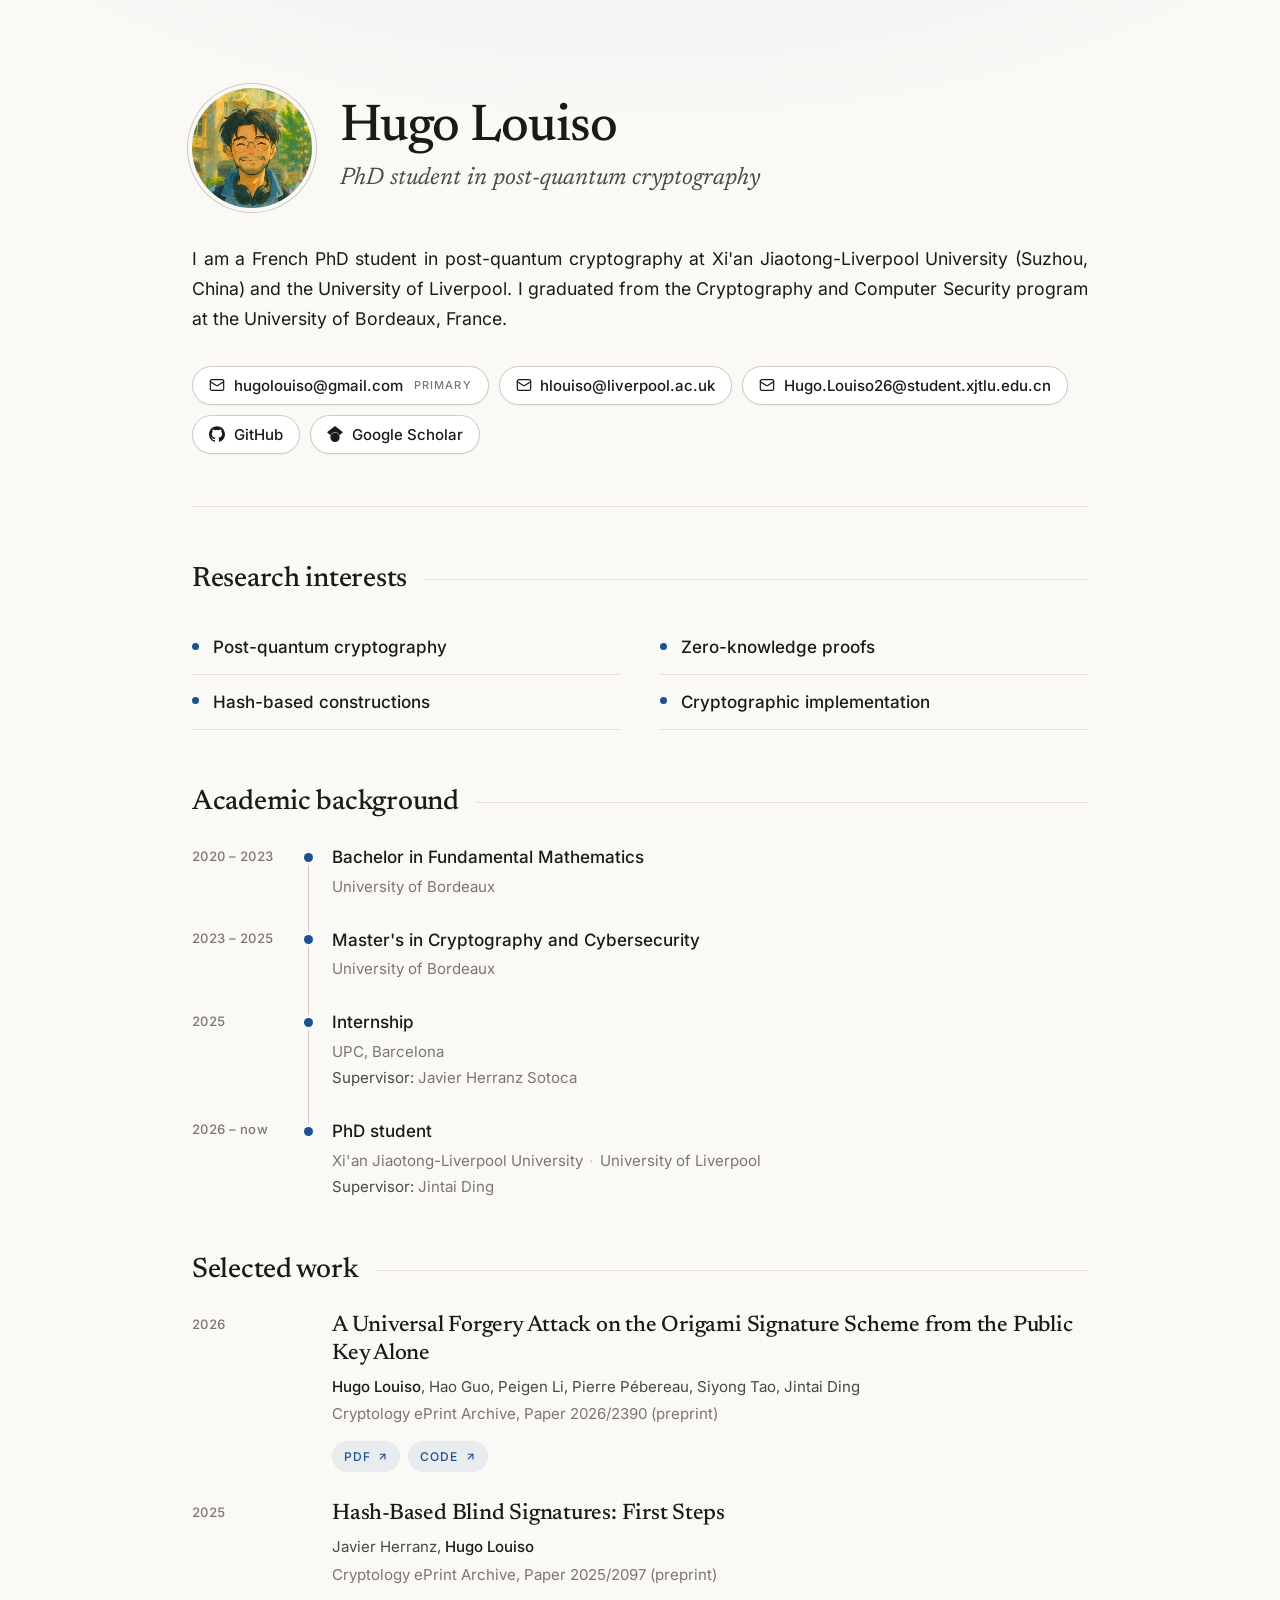
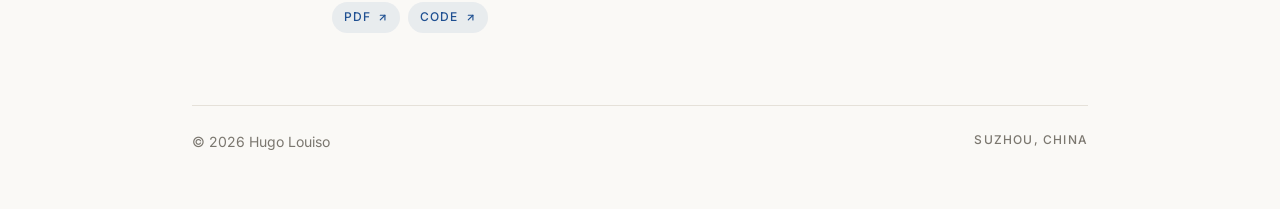
<file: index.html>
<!DOCTYPE html>
<html lang="en">
<head>
  <meta charset="utf-8">
  <meta name="viewport" content="width=device-width, initial-scale=1">
  <meta name="color-scheme" content="light">
  <meta name="theme-color" content="#faf9f6">

  <title>Hugo Louiso</title>
  <meta name="description" content="Hugo Louiso is a French PhD student in post-quantum cryptography at Xi'an Jiaotong-Liverpool University (Suzhou, China) and the University of Liverpool. Zero-knowledge proofs, hash-based constructions and cryptographic implementation.">
  <meta name="author" content="Hugo Louiso">
  <link rel="canonical" href="https://hugolouiso.com/">

  <meta property="og:type" content="profile">
  <meta property="og:title" content="Hugo Louiso">
  <meta property="og:description" content="PhD student in post-quantum cryptography at Xi'an Jiaotong-Liverpool University (Suzhou, China) and the University of Liverpool.">
  <meta property="og:url" content="https://hugolouiso.com/">
  <meta property="og:image" content="https://hugolouiso.com/assets/hugo-louiso.jpg">
  <meta name="twitter:card" content="summary">

  <link rel="icon" href="data:image/svg+xml,%3Csvg xmlns='http://www.w3.org/2000/svg' viewBox='0 0 64 64'%3E%3Crect width='64' height='64' rx='14' fill='%231e4f91'/%3E%3Ctext x='32' y='34' dominant-baseline='central' text-anchor='middle' font-family='Georgia, serif' font-size='30' fill='%23fff'%3EHL%3C/text%3E%3C/svg%3E">

  <link rel="preload" href="fonts/newsreader-latin-500-normal.woff2" as="font" type="font/woff2" crossorigin>
  <link rel="preload" href="fonts/newsreader-latin-400-italic.woff2" as="font" type="font/woff2" crossorigin>
  <link rel="preload" href="fonts/inter-latin-400-normal.woff2" as="font" type="font/woff2" crossorigin>
  <link rel="preload" href="fonts/inter-latin-500-normal.woff2" as="font" type="font/woff2" crossorigin>
  <link rel="stylesheet" href="style.css?v=11">

  <script type="application/ld+json">
  {
    "@context": "https://schema.org",
    "@type": "Person",
    "name": "Hugo Louiso",
    "url": "https://hugolouiso.com/",
    "image": "https://hugolouiso.com/assets/hugo-louiso.jpg",
    "email": "mailto:hugolouiso@gmail.com",
    "jobTitle": "PhD student in post-quantum cryptography",
    "affiliation": [
      { "@type": "CollegeOrUniversity", "name": "Xi'an Jiaotong-Liverpool University" },
      { "@type": "CollegeOrUniversity", "name": "University of Liverpool" }
    ],
    "alumniOf": { "@type": "CollegeOrUniversity", "name": "University of Bordeaux" },
    "sameAs": [
      "https://github.com/hlouiso",
      "https://scholar.google.com/citations?user=svL3ezcAAAAJ"
    ]
  }
  </script>
</head>
<body>
  <div class="page">
    <header class="hero">
      <div class="identity">
        <img
          class="portrait"
          src="assets/hugo-louiso.jpg"
          width="120"
          height="120"
          alt="Portrait of Hugo Louiso"
          fetchpriority="high"
        >
        <div>
          <h1>Hugo Louiso</h1>
          <p class="role">PhD student in post-quantum cryptography</p>
        </div>
      </div>

      <div class="intro">
        <p>
          I am a French PhD student in post-quantum cryptography at Xi'an
          <span class="nowrap">Jiaotong-Liverpool</span> University (Suzhou, China)
          and the University of Liverpool. I graduated from the Cryptography
          and Computer Security program at the University of Bordeaux, France.
        </p>
      </div>

      <nav class="contact" aria-label="Contact and profiles">
        <a class="pill" href="mailto:hugolouiso@gmail.com">
          <svg viewBox="0 0 24 24" fill="none" stroke="currentColor" stroke-width="1.8" stroke-linecap="round" stroke-linejoin="round" aria-hidden="true">
            <rect width="20" height="16" x="2" y="4" rx="2"/>
            <path d="m22 7-8.97 5.7a1.94 1.94 0 0 1-2.06 0L2 7"/>
          </svg>
          <span class="pill-email">hugolouiso@gmail.com</span>
          <span class="pill-hint">Primary</span>
        </a>
        <a class="pill" href="mailto:hlouiso@liverpool.ac.uk">
          <svg viewBox="0 0 24 24" fill="none" stroke="currentColor" stroke-width="1.8" stroke-linecap="round" stroke-linejoin="round" aria-hidden="true">
            <rect width="20" height="16" x="2" y="4" rx="2"/>
            <path d="m22 7-8.97 5.7a1.94 1.94 0 0 1-2.06 0L2 7"/>
          </svg>
          <span class="pill-email">hlouiso@liverpool.ac.uk</span>
        </a>
        <a class="pill" href="mailto:Hugo.Louiso26@student.xjtlu.edu.cn">
          <svg viewBox="0 0 24 24" fill="none" stroke="currentColor" stroke-width="1.8" stroke-linecap="round" stroke-linejoin="round" aria-hidden="true">
            <rect width="20" height="16" x="2" y="4" rx="2"/>
            <path d="m22 7-8.97 5.7a1.94 1.94 0 0 1-2.06 0L2 7"/>
          </svg>
          <span class="pill-email">Hugo.Louiso26@student.xjtlu.edu.cn</span>
        </a>
        <a class="pill" href="https://github.com/hlouiso" target="_blank" rel="noopener">
          <svg viewBox="0 0 24 24" fill="currentColor" aria-hidden="true">
            <path d="M12 .297c-6.63 0-12 5.373-12 12 0 5.303 3.438 9.8 8.205 11.385.6.113.82-.258.82-.577 0-.285-.01-1.04-.015-2.04-3.338.724-4.042-1.61-4.042-1.61C4.422 18.07 3.633 17.7 3.633 17.7c-1.087-.744.084-.729.084-.729 1.205.084 1.838 1.236 1.838 1.236 1.07 1.835 2.809 1.305 3.495.998.108-.776.417-1.305.76-1.605-2.665-.3-5.466-1.332-5.466-5.93 0-1.31.465-2.38 1.235-3.22-.135-.303-.54-1.523.105-3.176 0 0 1.005-.322 3.3 1.23.96-.267 1.98-.399 3-.405 1.02.006 2.04.138 3 .405 2.28-1.552 3.285-1.23 3.285-1.23.645 1.653.24 2.873.12 3.176.765.84 1.23 1.91 1.23 3.22 0 4.61-2.805 5.625-5.475 5.92.42.36.81 1.096.81 2.22 0 1.606-.015 2.896-.015 3.286 0 .315.21.69.825.57C20.565 22.092 24 17.592 24 12.297c0-6.627-5.373-12-12-12"/>
          </svg>
          GitHub
        </a>
        <a class="pill" href="https://scholar.google.com/citations?user=svL3ezcAAAAJ" target="_blank" rel="noopener">
          <svg viewBox="0 0 24 24" fill="currentColor" aria-hidden="true">
            <path d="M5.242 13.769 0 9.5 12 0l12 9.5-5.242 4.269C17.548 11.249 14.978 9.5 12 9.5c-2.977 0-5.548 1.748-6.758 4.269zM12 10a7 7 0 1 0 0 14 7 7 0 0 0 0-14z"/>
          </svg>
          Google Scholar
        </a>
      </nav>
    </header>

    <main>
      <section class="section" aria-labelledby="interests-title">
        <h2 id="interests-title">Research interests</h2>
        <ul class="interests" role="list">
          <li>Post-quantum cryptography</li>
          <li>Zero-knowledge proofs</li>
          <li>Hash-based constructions</li>
          <li>Cryptographic implementation</li>
        </ul>
      </section>

      <section class="section" aria-labelledby="background-title">
        <h2 id="background-title">Academic background</h2>
        <ol class="timeline">
          <li class="entry">
            <span class="entry-date">2020 – 2023</span>
            <div class="entry-body">
              <p class="entry-title">Bachelor in Fundamental Mathematics</p>
              <p class="entry-place">University of Bordeaux</p>
            </div>
          </li>
          <li class="entry">
            <span class="entry-date">2023 – 2025</span>
            <div class="entry-body">
              <p class="entry-title">Master's in Cryptography and Cybersecurity</p>
              <p class="entry-place">University of Bordeaux</p>
            </div>
          </li>
          <li class="entry">
            <span class="entry-date">2025</span>
            <div class="entry-body">
              <p class="entry-title">Internship</p>
              <p class="entry-place">UPC, Barcelona</p>
              <p class="entry-note"><span class="label">Supervisor:</span> Javier Herranz Sotoca</p>
            </div>
          </li>
          <li class="entry">
            <span class="entry-date">2026 – now</span>
            <div class="entry-body">
              <p class="entry-title">PhD student</p>
              <p class="entry-place"><span>Xi'an Jiaotong-Liverpool University</span><span class="sep" aria-hidden="true">·</span><span>University of Liverpool</span></p>
              <p class="entry-note"><span class="label">Supervisor:</span> Jintai Ding</p>
            </div>
          </li>
        </ol>
      </section>

      <section class="section" aria-labelledby="work-title">
        <h2 id="work-title">Selected work</h2>
        <ol class="papers">
          <li class="entry">
            <span class="entry-date">2026</span>
            <div class="entry-body">
              <h3 class="paper-title">
                <a href="https://eprint.iacr.org/2026/2390" target="_blank" rel="noopener">A Universal Forgery Attack on the Origami Signature Scheme from the Public Key Alone</a>
              </h3>
              <p class="paper-authors"><span class="me">Hugo Louiso</span>, Hao Guo, Peigen Li, Pierre Pébereau, Siyong Tao, Jintai Ding</p>
              <p class="paper-venue">Cryptology ePrint Archive, Paper 2026/2390 (preprint)</p>
              <div class="paper-links">
                <a class="chip" href="https://eprint.iacr.org/2026/2390.pdf" target="_blank" rel="noopener">
                  PDF
                  <svg viewBox="0 0 24 24" fill="none" stroke="currentColor" stroke-width="2.4" stroke-linecap="round" stroke-linejoin="round" aria-hidden="true"><path d="M7 7h10v10"/><path d="M7 17 17 7"/></svg>
                </a>
                <a class="chip" href="https://github.com/hlouiso/origami-forgery" target="_blank" rel="noopener">
                  Code
                  <svg viewBox="0 0 24 24" fill="none" stroke="currentColor" stroke-width="2.4" stroke-linecap="round" stroke-linejoin="round" aria-hidden="true"><path d="M7 7h10v10"/><path d="M7 17 17 7"/></svg>
                </a>
              </div>
            </div>
          </li>
          <li class="entry">
            <span class="entry-date">2025</span>
            <div class="entry-body">
              <h3 class="paper-title">
                <a href="https://eprint.iacr.org/2025/2097" target="_blank" rel="noopener">Hash-Based Blind Signatures: First Steps</a>
              </h3>
              <p class="paper-authors">Javier Herranz, <span class="me">Hugo Louiso</span></p>
              <p class="paper-venue">Cryptology ePrint Archive, Paper 2025/2097 (preprint)</p>
              <div class="paper-links">
                <a class="chip" href="https://eprint.iacr.org/2025/2097.pdf" target="_blank" rel="noopener">
                  PDF
                  <svg viewBox="0 0 24 24" fill="none" stroke="currentColor" stroke-width="2.4" stroke-linecap="round" stroke-linejoin="round" aria-hidden="true"><path d="M7 7h10v10"/><path d="M7 17 17 7"/></svg>
                </a>
                <a class="chip" href="https://github.com/hlouiso/blind_MSS" target="_blank" rel="noopener">
                  Code
                  <svg viewBox="0 0 24 24" fill="none" stroke="currentColor" stroke-width="2.4" stroke-linecap="round" stroke-linejoin="round" aria-hidden="true"><path d="M7 7h10v10"/><path d="M7 17 17 7"/></svg>
                </a>
              </div>
            </div>
          </li>
        </ol>
      </section>
    </main>

    <footer class="footer">
      <p>© 2026 Hugo Louiso</p>
      <p class="place">Suzhou, China</p>
    </footer>
  </div>
</body>
</html>
</file>
<file: style.css>
/* ==========================================================================
   Hugo Louiso — personal website
   Self-hosted fonts (SIL Open Font License, see fonts/LICENSE-*.txt)
   ========================================================================== */

@font-face {
  font-family: "Newsreader";
  font-style: normal;
  font-weight: 500;
  font-display: swap;
  src: url("fonts/newsreader-latin-500-normal.woff2") format("woff2");
}

@font-face {
  font-family: "Newsreader";
  font-style: italic;
  font-weight: 400;
  font-display: swap;
  src: url("fonts/newsreader-latin-400-italic.woff2") format("woff2");
}

@font-face {
  font-family: "Inter";
  font-style: normal;
  font-weight: 400;
  font-display: swap;
  src: url("fonts/inter-latin-400-normal.woff2") format("woff2");
}

@font-face {
  font-family: "Inter";
  font-style: normal;
  font-weight: 500;
  font-display: swap;
  src: url("fonts/inter-latin-500-normal.woff2") format("woff2");
}

/* --------------------------------------------------------------------------
   Design tokens
   -------------------------------------------------------------------------- */

:root {
  color-scheme: light;

  --bg: #faf9f6;
  --glow: rgba(30, 79, 145, 0.085);
  --surface: #ffffff;
  --text: #1b1a18;
  --text-2: #4a4843;
  --muted: #7b776f;
  --line: #e5e1d9;
  --line-strong: #cfc9be;
  --accent: #1e4f91;
  --accent-hover: #16407a;
  --accent-soft: rgba(30, 79, 145, 0.08);
  --on-accent: #ffffff;
  --selection-bg: #1e4f91;
  --selection-fg: #ffffff;
  --shadow: 0 1px 2px rgba(20, 18, 14, 0.05);

  --font-serif: "Newsreader", "Iowan Old Style", "Palatino Linotype", Palatino, Georgia, serif;
  --font-sans: "Inter", system-ui, -apple-system, "Segoe UI", Roboto, Helvetica, Arial, sans-serif;

  --date-w: 7rem;
  --rail-w: 1.75rem;
}

/* --------------------------------------------------------------------------
   Base
   -------------------------------------------------------------------------- */

*,
*::before,
*::after {
  box-sizing: border-box;
}

html {
  -webkit-text-size-adjust: 100%;
}

body {
  margin: 0;
  font-family: var(--font-sans);
  font-size: 1.0625rem;
  line-height: 1.65;
  color: var(--text);
  background-color: var(--bg);
  background-image: radial-gradient(70rem 32rem at 50% -14rem, var(--glow), transparent 70%);
  background-repeat: no-repeat;
  -webkit-font-smoothing: antialiased;
  -moz-osx-font-smoothing: grayscale;
  text-rendering: optimizeLegibility;
}

::selection {
  background: var(--selection-bg);
  color: var(--selection-fg);
}

a {
  color: var(--accent);
  text-decoration-thickness: 1px;
  text-underline-offset: 0.18em;
}

a:hover {
  color: var(--accent-hover);
}

:focus-visible {
  outline: 2px solid var(--accent);
  outline-offset: 3px;
  border-radius: 4px;
}

img {
  display: block;
  max-width: 100%;
}

svg {
  display: block;
}

.page {
  width: min(56rem, 100% - 3rem);
  margin: 0 auto;
  padding: 5.5rem 0 3.5rem;
}

/* --------------------------------------------------------------------------
   Hero
   -------------------------------------------------------------------------- */

.hero {
  padding-bottom: 3.25rem;
  border-bottom: 1px solid var(--line);
  margin-bottom: 3.5rem;
}

.identity {
  display: flex;
  align-items: center;
  gap: 1.75rem;
  margin-bottom: 2.25rem;
}

.portrait {
  width: 120px;
  height: 120px;
  flex-shrink: 0;
  border-radius: 50%;
  object-fit: cover;
  background: var(--accent-soft);
  box-shadow: 0 0 0 4px var(--bg), 0 0 0 5px var(--line-strong);
}

h1 {
  margin: 0 0 0.5rem;
  font-family: var(--font-serif);
  font-weight: 500;
  font-size: clamp(2.5rem, 6vw, 3.25rem);
  line-height: 1.02;
  letter-spacing: -0.02em;
  color: var(--text);
}

.role {
  margin: 0;
  font-family: var(--font-serif);
  font-style: italic;
  font-weight: 400;
  font-size: 1.5rem;
  line-height: 1.3;
  color: var(--text-2);
}

.intro p {
  margin: 0 0 1rem;
  /* Tuned so the justified intro breaks without stretched word gaps at the
     full 56rem column. Re-check the line breaks if the text changes. */
  font-size: 1.1rem;
  line-height: 1.7;
  text-align: justify;
  hyphens: auto;
}

.intro p:last-child {
  margin-bottom: 0;
}

.nowrap {
  white-space: nowrap;
}

.contact {
  display: flex;
  flex-wrap: wrap;
  gap: 0.625rem;
  margin-top: 2rem;
}

.pill {
  display: inline-flex;
  max-width: 100%;
  align-items: center;
  gap: 0.55rem;
  padding: 0.55rem 1rem;
  border: 1px solid var(--line-strong);
  border-radius: 999px;
  background: var(--surface);
  box-shadow: var(--shadow);
  color: var(--text);
  font-size: 0.9375rem;
  font-weight: 500;
  line-height: 1.3;
  text-decoration: none;
  transition: border-color 0.15s ease, color 0.15s ease, transform 0.15s ease;
}

.pill:hover {
  border-color: var(--accent);
  color: var(--accent);
  transform: translateY(-1px);
}

.pill svg {
  width: 1rem;
  height: 1rem;
  flex-shrink: 0;
}

.pill-email {
  min-width: 0;
  overflow-wrap: anywhere;
}

.pill-hint {
  margin-left: 0.15rem;
  font-size: 0.6875rem;
  letter-spacing: 0.1em;
  text-transform: uppercase;
  color: var(--muted);
}

/* --------------------------------------------------------------------------
   Sections
   -------------------------------------------------------------------------- */

.section + .section {
  margin-top: 3.5rem;
}

h2 {
  display: flex;
  align-items: center;
  gap: 1.1rem;
  margin: 0 0 1.5rem;
  font-family: var(--font-serif);
  font-weight: 500;
  font-size: 1.75rem;
  line-height: 1.2;
  letter-spacing: -0.01em;
  color: var(--text);
}

h2::after {
  content: "";
  flex: 1;
  height: 1px;
  background: var(--line);
}

/* Research interests ------------------------------------------------------ */

.interests {
  list-style: none;
  margin: 0;
  padding: 0;
  display: grid;
  grid-template-columns: repeat(2, minmax(0, 1fr));
  column-gap: 2.5rem;
}

.interests li {
  display: flex;
  align-items: center;
  gap: 0.85rem;
  padding: 0.8rem 0;
  border-bottom: 1px solid var(--line);
  font-weight: 500;
}

.interests li::before {
  content: "";
  flex-shrink: 0;
  width: 7px;
  height: 7px;
  border-radius: 50%;
  background: var(--accent);
  transform: translateY(-1px);
}

/* Dated entries (timeline + papers) -------------------------------------- */

.timeline,
.papers {
  list-style: none;
  margin: 0;
  padding: 0;
}

.entry {
  position: relative;
  display: grid;
  grid-template-columns: var(--date-w) minmax(0, 1fr);
  padding-bottom: 1.75rem;
}

.entry:last-child {
  padding-bottom: 0;
}

.entry-date {
  padding-top: 0.2rem;
  font-size: 0.8125rem;
  font-weight: 500;
  line-height: 1.5;
  letter-spacing: 0.03em;
  font-variant-numeric: tabular-nums;
  color: var(--muted);
  white-space: nowrap;
}

.entry-body {
  padding-left: var(--rail-w);
}

.entry-title {
  margin: 0;
  font-weight: 500;
  color: var(--text);
}

.entry-place,
.entry-note {
  margin: 0.2rem 0 0;
  font-size: 0.9375rem;
  line-height: 1.55;
  color: var(--muted);
}

.entry-note .label {
  color: var(--text-2);
}

.sep {
  margin: 0 0.4rem;
  color: var(--line-strong);
}

/* Timeline rail: a hairline with a dot per entry */

.timeline .entry::before {
  content: "";
  position: absolute;
  top: 0;
  bottom: 0;
  left: calc(var(--date-w) + 4px);
  width: 1px;
  background: var(--line-strong);
}

.timeline .entry::after {
  content: "";
  position: absolute;
  top: 0.6rem;
  left: var(--date-w);
  width: 9px;
  height: 9px;
  border-radius: 50%;
  background: var(--accent);
  box-shadow: 0 0 0 3px var(--bg);
}

.timeline .entry:first-child::before {
  top: 0.6rem;
}

.timeline .entry:last-child::before {
  bottom: auto;
  height: 0.6rem;
}

/* Papers ------------------------------------------------------------------ */

.paper-title {
  margin: 0;
  font-family: var(--font-serif);
  font-weight: 500;
  font-size: 1.4rem;
  line-height: 1.25;
  letter-spacing: -0.01em;
}

.paper-title a {
  color: var(--text);
  text-decoration: none;
}

.paper-title a:hover {
  color: var(--accent);
}

.paper-authors {
  margin: 0.45rem 0 0;
  font-size: 0.9375rem;
  color: var(--text-2);
}

.paper-authors .me {
  font-weight: 500;
  color: var(--text);
}

.paper-venue {
  margin: 0.15rem 0 0;
  font-size: 0.9375rem;
  color: var(--muted);
}

.paper-links {
  display: flex;
  flex-wrap: wrap;
  gap: 0.5rem;
  margin-top: 0.9rem;
}

.chip {
  display: inline-flex;
  align-items: center;
  gap: 0.4rem;
  padding: 0.35rem 0.75rem;
  border-radius: 999px;
  background: var(--accent-soft);
  color: var(--accent);
  font-size: 0.75rem;
  font-weight: 500;
  letter-spacing: 0.08em;
  text-transform: uppercase;
  text-decoration: none;
  transition: background-color 0.15s ease, color 0.15s ease;
}

.chip svg {
  width: 0.7rem;
  height: 0.7rem;
}

.chip:hover {
  background: var(--accent);
  color: var(--on-accent);
}

/* --------------------------------------------------------------------------
   Footer
   -------------------------------------------------------------------------- */

.footer {
  display: flex;
  flex-wrap: wrap;
  justify-content: space-between;
  gap: 0.5rem 1rem;
  margin-top: 4.5rem;
  padding-top: 1.5rem;
  border-top: 1px solid var(--line);
  font-size: 0.875rem;
  color: var(--muted);
}

.footer p {
  margin: 0;
}

.footer .place {
  font-size: 0.75rem;
  font-weight: 500;
  letter-spacing: 0.1em;
  text-transform: uppercase;
}

/* --------------------------------------------------------------------------
   Small screens
   -------------------------------------------------------------------------- */

@media (max-width: 40rem) {
  :root {
    --date-w: 0px;
  }

  .page {
    width: min(56rem, 100% - 2rem);
    padding-top: 3.5rem;
  }

  .identity {
    flex-direction: column;
    align-items: flex-start;
    gap: 1.25rem;
    margin-bottom: 1.75rem;
  }

  .portrait {
    width: 96px;
    height: 96px;
  }

  .role {
    font-size: 1.25rem;
  }

  .intro p {
    font-size: 1.0625rem;
    text-align: left;
    hyphens: manual;
    text-wrap: pretty;
  }

  .hero {
    padding-bottom: 2.5rem;
    margin-bottom: 2.75rem;
  }

  .section + .section {
    margin-top: 2.75rem;
  }

  .interests {
    grid-template-columns: 1fr;
  }

  .entry {
    grid-template-columns: 1fr;
  }

  .entry-date {
    padding-top: 0;
    padding-left: var(--rail-w);
    margin-bottom: 0.2rem;
  }

  .papers .entry-date {
    padding-left: 0;
  }

  .papers .entry-body {
    padding-left: 0;
  }

  .entry-place > span {
    display: block;
  }

  .entry-place .sep {
    display: none;
  }

  .timeline .entry::after {
    top: 0.3rem;
  }

  .timeline .entry:first-child::before {
    top: 0.3rem;
  }

  .timeline .entry:last-child::before {
    height: 0.3rem;
  }
}

/* --------------------------------------------------------------------------
   Preferences
   -------------------------------------------------------------------------- */

@media (prefers-reduced-motion: reduce) {
  *,
  *::before,
  *::after {
    transition: none !important;
  }
}

@media print {
  body {
    background: #fff;
    color: #000;
  }

  .page {
    width: auto;
    padding: 0;
  }

  .pill,
  .chip {
    box-shadow: none;
    border: 1px solid #999;
    background: none;
  }
}
</file>
